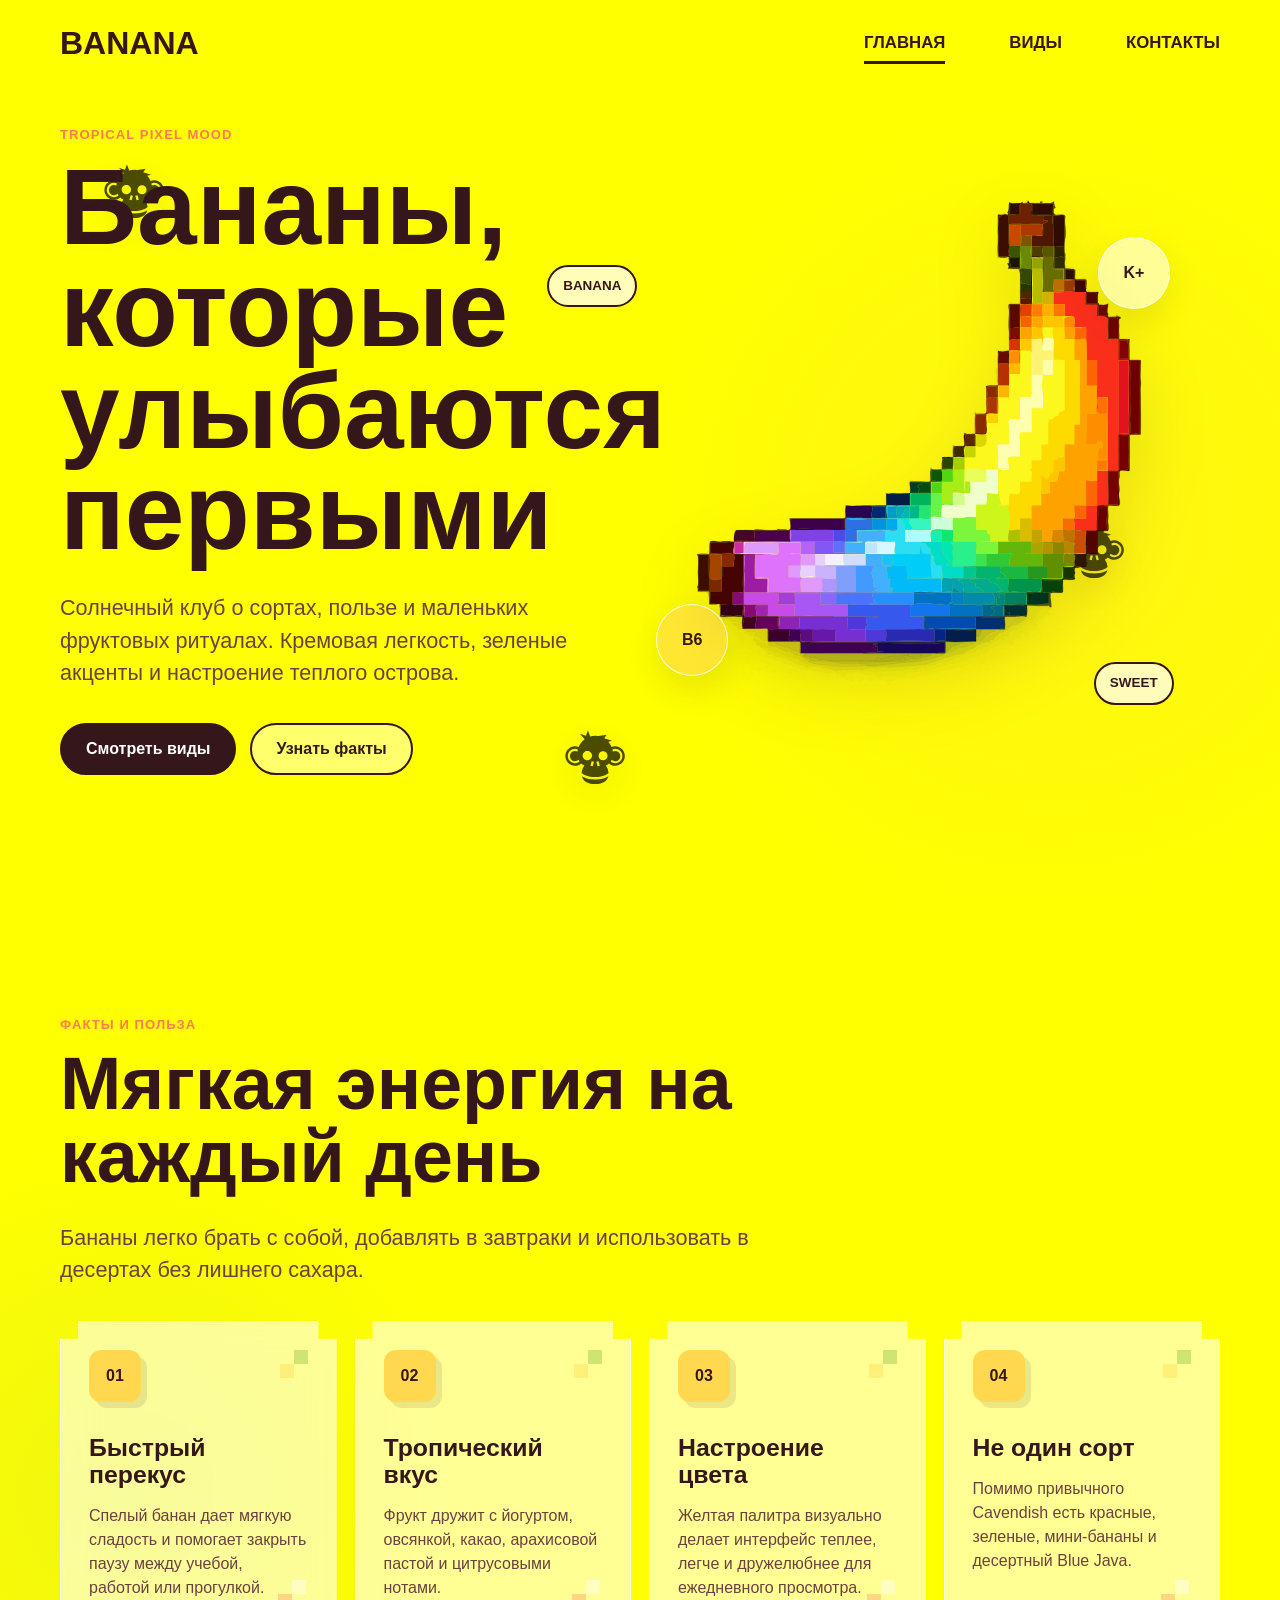
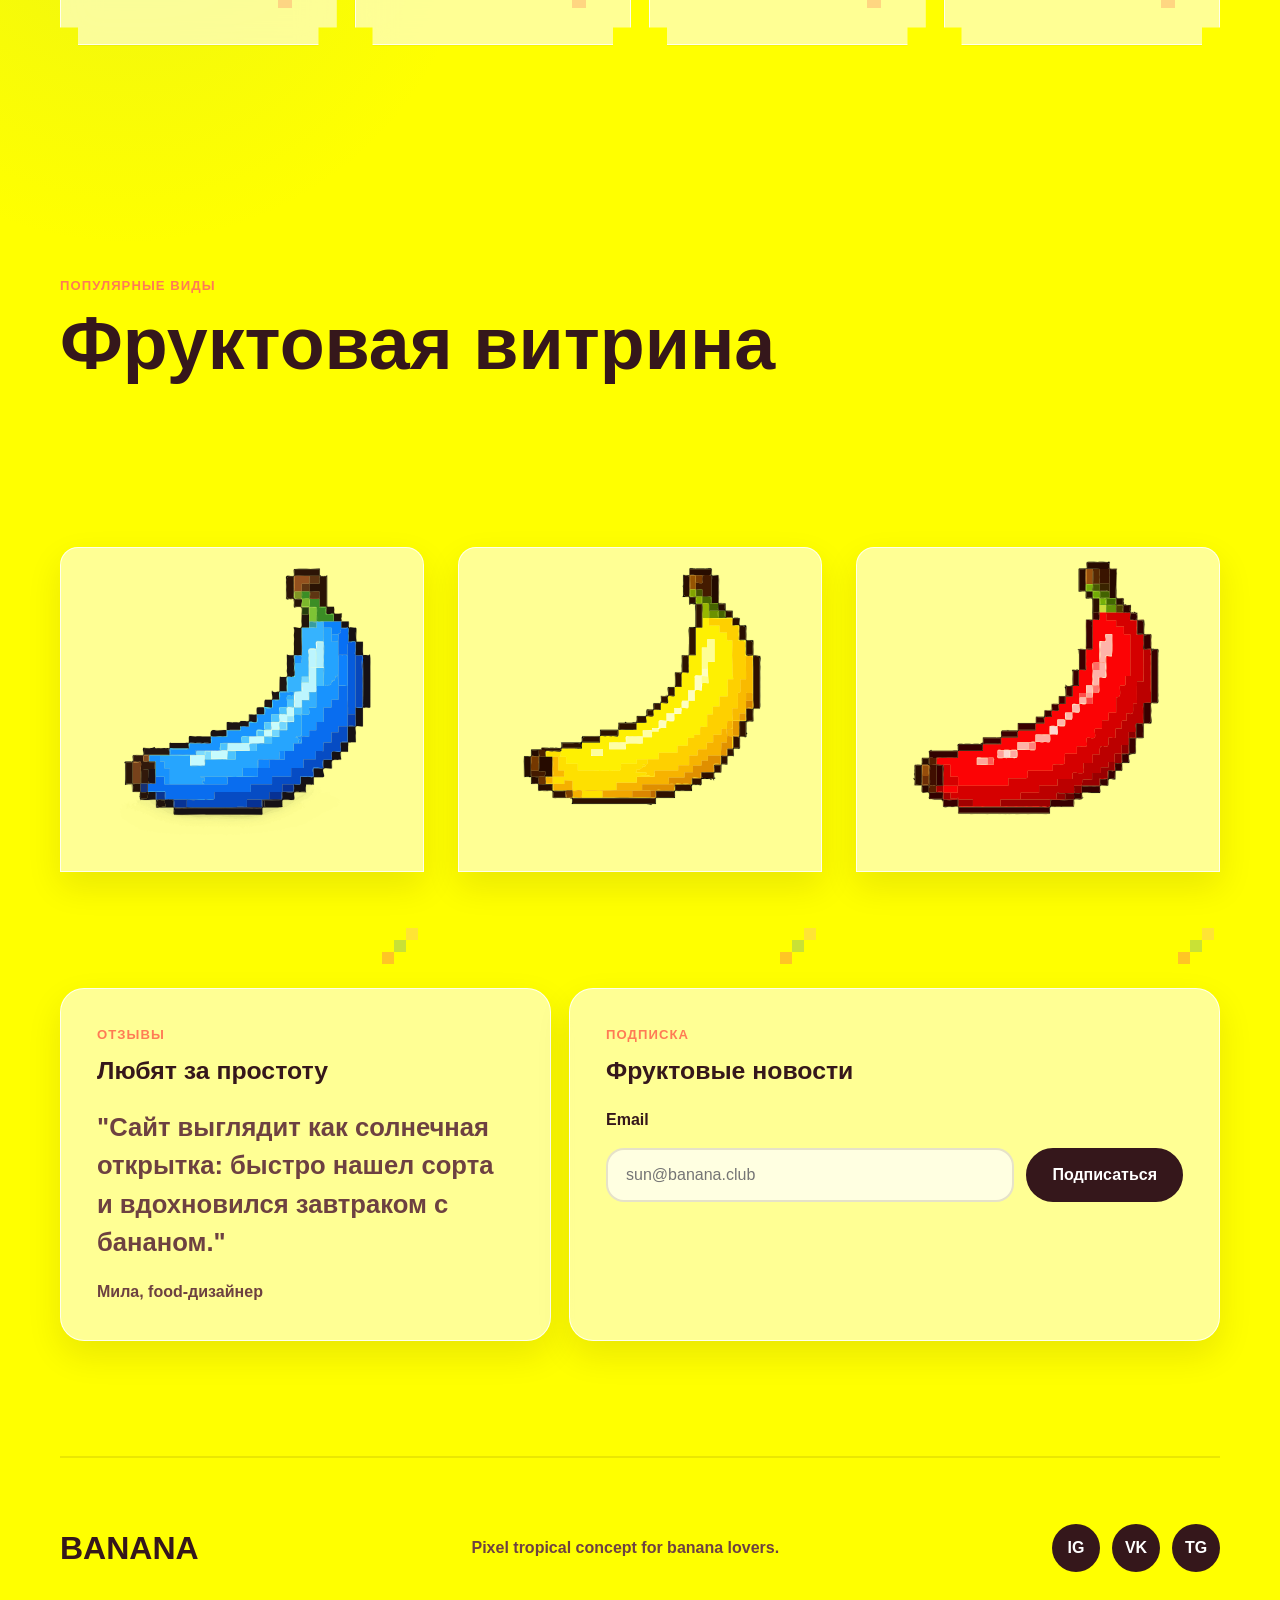
<file: index.html>
<!DOCTYPE html>
<html lang="ru">
<head>
  <meta charset="UTF-8">
  <meta name="viewport" content="width=device-width, initial-scale=1.0">
  <meta name="description" content="Banana Pixel Club - яркий тропический сайт о бананах, сортах, пользе и фруктовом настроении.">
  <title>Banana Pixel Club | Главная</title>
  <link rel="stylesheet" href="css/style.css">
</head>
<body class="page">
  <div class="background" aria-hidden="true">
    <span class="background__pixel background__pixel--one"></span>
    <span class="background__pixel background__pixel--two"></span>
    <span class="background__pixel background__pixel--three"></span>
  </div>

  <header class="header">
    <a class="header__logo" href="index.html" aria-label="Banana Pixel Club">BANANA</a>
    <nav class="header__nav" aria-label="Основная навигация">
      <a class="header__link header__link--active" href="index.html">Главная</a>
      <a class="header__link" href="bananas.html">Виды</a>
      <a class="header__link" href="contacts.html">Контакты</a>
    </nav>
    <button class="header__toggle" type="button" aria-label="Открыть меню" aria-expanded="false">
      <span class="header__toggle-line"></span>
      <span class="header__toggle-line"></span>
      <span class="header__toggle-line"></span>
    </button>
  </header>

  <main>
    <section class="hero section" id="home">
      <div class="hero__content" data-animate>
        <p class="section__eyebrow">Tropical pixel mood</p>
        <h1 class="hero__title">Бананы, которые улыбаются первыми</h1>
        <p class="hero__text">Солнечный клуб о сортах, пользе и маленьких фруктовых ритуалах. Кремовая легкость, зеленые акценты и настроение теплого острова.</p>
        <div class="hero__actions">
          <a class="button button--primary" href="bananas.html">Смотреть виды</a>
          <a class="button button--ghost" href="#facts">Узнать факты</a>
        </div>
      </div>
      <div class="hero__visual" data-animate data-parallax="0.035">
        <img class="hero__image" src="images/banana/banana-hero.svg" alt="Пиксельная связка бананов на зеленом круге">
        <span class="hero__bubble hero__bubble--top">K+</span>
        <span class="hero__bubble hero__bubble--bottom">B6</span>
      </div>
      <div class="floaters" aria-hidden="true">
        <span class="floaters__item floaters__item--one">banana</span>
        <span class="floaters__item floaters__item--two">sweet</span>
      </div>
    </section>

    <section class="facts section" id="facts">
      <div class="section__header" data-animate>
        <p class="section__eyebrow">Факты и польза</p>
        <h2 class="section__title">Мягкая энергия на каждый день</h2>
        <p class="section__lead">Бананы легко брать с собой, добавлять в завтраки и использовать в десертах без лишнего сахара.</p>
      </div>
      <div class="facts__grid">
        <article class="facts__item glass-card" data-animate>
          <span class="facts__icon">01</span>
          <h3 class="facts__title">Быстрый перекус</h3>
          <p class="facts__text">Спелый банан дает мягкую сладость и помогает закрыть паузу между учебой, работой или прогулкой.</p>
        </article>
        <article class="facts__item glass-card" data-animate>
          <span class="facts__icon">02</span>
          <h3 class="facts__title">Тропический вкус</h3>
          <p class="facts__text">Фрукт дружит с йогуртом, овсянкой, какао, арахисовой пастой и цитрусовыми нотами.</p>
        </article>
        <article class="facts__item glass-card" data-animate>
          <span class="facts__icon">03</span>
          <h3 class="facts__title">Настроение цвета</h3>
          <p class="facts__text">Желтая палитра визуально делает интерфейс теплее, легче и дружелюбнее для ежедневного просмотра.</p>
        </article>
        <article class="facts__item glass-card" data-animate>
          <span class="facts__icon">04</span>
          <h3 class="facts__title">Не один сорт</h3>
          <p class="facts__text">Помимо привычного Cavendish есть красные, зеленые, мини-бананы и десертный Blue Java.</p>
        </article>
      </div>
    </section>

    <section class="showcase section">
      <div class="section__header" data-animate>
        <p class="section__eyebrow">Популярные виды</p>
        <h2 class="section__title">Фруктовая витрина</h2>
      </div>
      <div class="showcase__grid">
        <article class="banana-card banana-card--showcase" data-animate>
          <img class="banana-card__image" src="images/banana/banana-cavendish.svg" alt="Банан Cavendish">
          <div class="banana-card__body">
            <h3 class="banana-card__title">Cavendish</h3>
            <p class="banana-card__text">Классический сладкий сорт для смузи, перекусов и бананового хлеба.</p>
          </div>
        </article>
        <article class="banana-card banana-card--showcase" data-animate>
          <img class="banana-card__image" src="images/banana/banana-red.svg" alt="Красный банан">
          <div class="banana-card__body">
            <h3 class="banana-card__title">Red Banana</h3>
            <p class="banana-card__text">Насыщенный вкус с ягодной глубиной и теплым оранжевым оттенком мякоти.</p>
          </div>
        </article>
        <article class="banana-card banana-card--showcase" data-animate>
          <img class="banana-card__image" src="images/banana/banana-blue-java.svg" alt="Банан Blue Java">
          <div class="banana-card__body">
            <h3 class="banana-card__title">Blue Java</h3>
            <p class="banana-card__text">Десертный сорт с кремовой текстурой, который часто сравнивают с мороженым.</p>
          </div>
        </article>
      </div>

      <div class="home-grid">
        <section class="reviews glass-card" aria-labelledby="reviews-title" data-animate>
          <p class="section__eyebrow">Отзывы</p>
          <h2 class="reviews__title" id="reviews-title">Любят за простоту</h2>
          <blockquote class="reviews__quote">"Сайт выглядит как солнечная открытка: быстро нашел сорта и вдохновился завтраком с бананом."</blockquote>
          <p class="reviews__author">Мила, food-дизайнер</p>
        </section>
        <section class="subscribe glass-card" aria-labelledby="subscribe-title" data-animate>
          <p class="section__eyebrow">Подписка</p>
          <h2 class="subscribe__title" id="subscribe-title">Фруктовые новости</h2>
          <form class="form subscribe__form" data-form>
            <label class="form__label" for="subscribe-email">Email</label>
            <div class="form__row">
              <input class="form__input" id="subscribe-email" name="email" type="email" placeholder="sun@banana.club" required>
              <button class="button button--primary" type="submit">Подписаться</button>
            </div>
            <p class="form__status" role="status"></p>
          </form>
        </section>
      </div>
    </section>
  </main>

  <footer class="footer">
    <p class="footer__logo">BANANA</p>
    <p class="footer__text">Pixel tropical concept for banana lovers.</p>
    <div class="footer__socials" aria-label="Социальные сети">
      <a class="footer__social" href="contacts.html">IG</a>
      <a class="footer__social" href="contacts.html">VK</a>
      <a class="footer__social" href="contacts.html">TG</a>
    </div>
  </footer>

  <script src="js/main.js"></script>
</body>
</html>
</file>
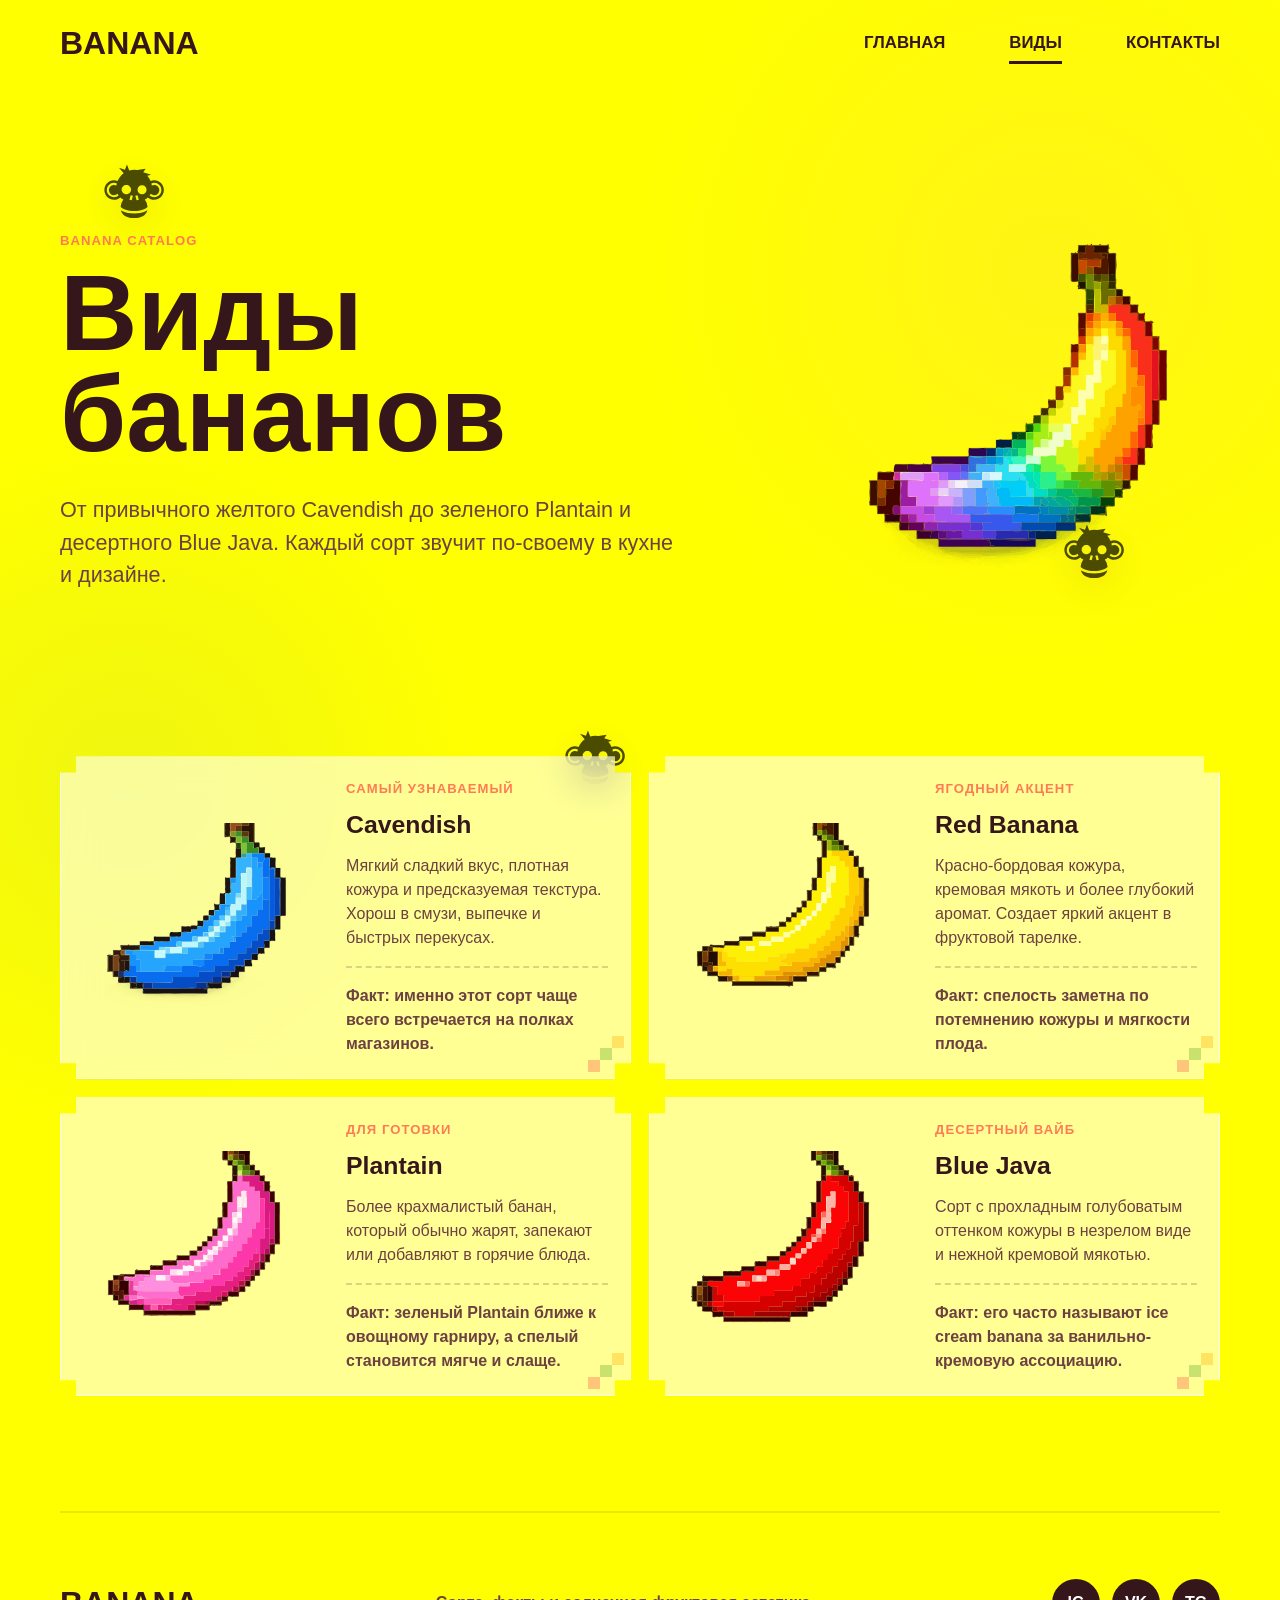
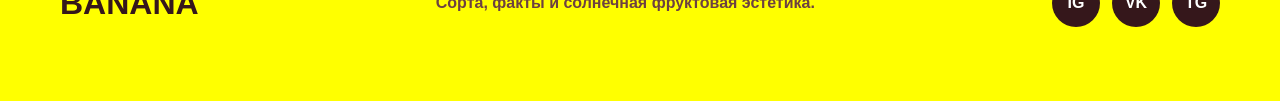
<file: bananas.html>
<!DOCTYPE html>
<html lang="ru">
<head>
  <meta charset="UTF-8">
  <meta name="viewport" content="width=device-width, initial-scale=1.0">
  <meta name="description" content="Виды бананов: Cavendish, Red Banana, Plantain, Blue Java и мини-бананы.">
  <title>Banana Pixel Club | Виды бананов</title>
  <link rel="stylesheet" href="css/style.css">
</head>
<body class="page">
  <div class="background" aria-hidden="true">
    <span class="background__pixel background__pixel--one"></span>
    <span class="background__pixel background__pixel--two"></span>
    <span class="background__pixel background__pixel--three"></span>
  </div>

  <header class="header">
    <a class="header__logo" href="index.html" aria-label="Banana Pixel Club">BANANA</a>
    <nav class="header__nav" aria-label="Основная навигация">
      <a class="header__link" href="index.html">Главная</a>
      <a class="header__link header__link--active" href="bananas.html">Виды</a>
      <a class="header__link" href="contacts.html">Контакты</a>
    </nav>
    <button class="header__toggle" type="button" aria-label="Открыть меню" aria-expanded="false">
      <span class="header__toggle-line"></span>
      <span class="header__toggle-line"></span>
      <span class="header__toggle-line"></span>
    </button>
  </header>

  <main>
    <section class="page-hero section">
      <div class="page-hero__content" data-animate>
        <p class="section__eyebrow">Banana catalog</p>
        <h1 class="page-hero__title">Виды бананов</h1>
        <p class="page-hero__text">От привычного желтого Cavendish до зеленого Plantain и десертного Blue Java. Каждый сорт звучит по-своему в кухне и дизайне.</p>
      </div>
      <img class="page-hero__image" src="images/banana/banana-hero.svg" alt="Пиксельная связка бананов" data-animate data-parallax="0.025">
    </section>

    <section class="catalog section">
      <div class="catalog__grid">
        <article class="banana-card banana-card--large" data-animate>
          <img class="banana-card__image" src="images/banana/banana-cavendish.svg" alt="Банан Cavendish">
          <div class="banana-card__body">
            <p class="banana-card__tag">Самый узнаваемый</p>
            <h2 class="banana-card__title">Cavendish</h2>
            <p class="banana-card__text">Мягкий сладкий вкус, плотная кожура и предсказуемая текстура. Хорош в смузи, выпечке и быстрых перекусах.</p>
            <p class="banana-card__fact">Факт: именно этот сорт чаще всего встречается на полках магазинов.</p>
          </div>
        </article>
        <article class="banana-card banana-card--large" data-animate>
          <img class="banana-card__image" src="images/banana/banana-red.svg" alt="Красный банан">
          <div class="banana-card__body">
            <p class="banana-card__tag">Ягодный акцент</p>
            <h2 class="banana-card__title">Red Banana</h2>
            <p class="banana-card__text">Красно-бордовая кожура, кремовая мякоть и более глубокий аромат. Создает яркий акцент в фруктовой тарелке.</p>
            <p class="banana-card__fact">Факт: спелость заметна по потемнению кожуры и мягкости плода.</p>
          </div>
        </article>
        <article class="banana-card banana-card--large" data-animate>
          <img class="banana-card__image" src="images/banana/banana-plantain.svg" alt="Плантан">
          <div class="banana-card__body">
            <p class="banana-card__tag">Для готовки</p>
            <h2 class="banana-card__title">Plantain</h2>
            <p class="banana-card__text">Более крахмалистый банан, который обычно жарят, запекают или добавляют в горячие блюда.</p>
            <p class="banana-card__fact">Факт: зеленый Plantain ближе к овощному гарниру, а спелый становится мягче и слаще.</p>
          </div>
        </article>
        <article class="banana-card banana-card--large" data-animate>
          <img class="banana-card__image" src="images/banana/banana-blue-java.svg" alt="Банан Blue Java">
          <div class="banana-card__body">
            <p class="banana-card__tag">Десертный вайб</p>
            <h2 class="banana-card__title">Blue Java</h2>
            <p class="banana-card__text">Сорт с прохладным голубоватым оттенком кожуры в незрелом виде и нежной кремовой мякотью.</p>
            <p class="banana-card__fact">Факт: его часто называют ice cream banana за ванильно-кремовую ассоциацию.</p>
          </div>
        </article>
      </div>
    </section>
  </main>

  <footer class="footer">
    <p class="footer__logo">BANANA</p>
    <p class="footer__text">Сорта, факты и солнечная фруктовая эстетика.</p>
    <div class="footer__socials" aria-label="Социальные сети">
      <a class="footer__social" href="contacts.html">IG</a>
      <a class="footer__social" href="contacts.html">VK</a>
      <a class="footer__social" href="contacts.html">TG</a>
    </div>
  </footer>

  <script src="js/main.js"></script>
</body>
</html>
</file>
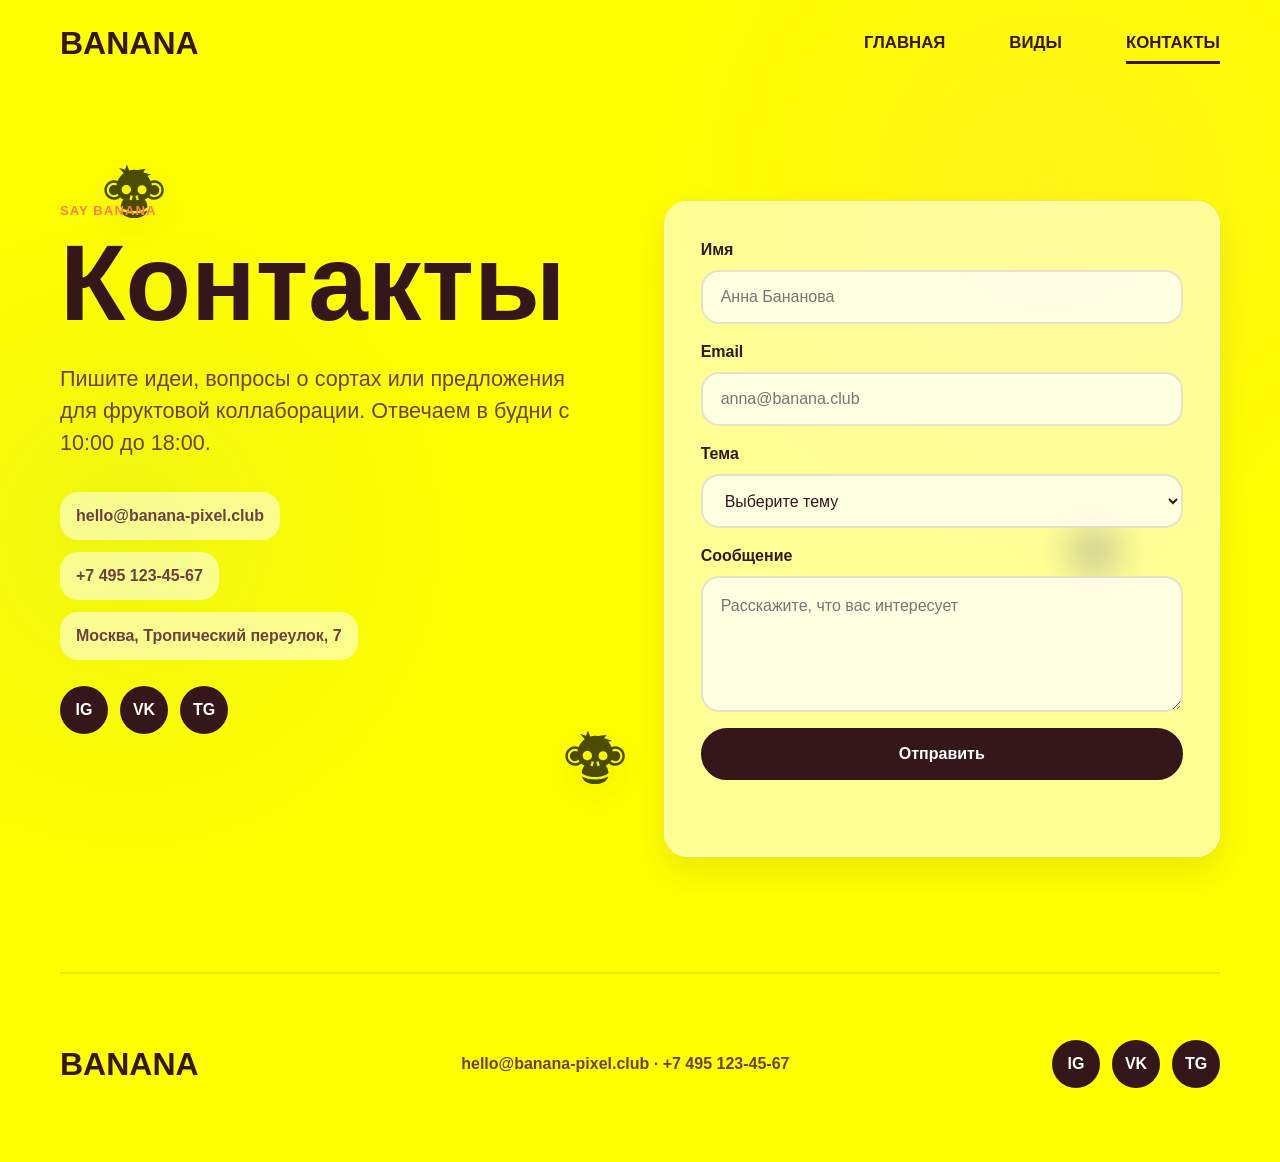
<file: contacts.html>
<!DOCTYPE html>
<html lang="ru">
<head>
  <meta charset="UTF-8">
  <meta name="viewport" content="width=device-width, initial-scale=1.0">
  <meta name="description" content="Контакты Banana Pixel Club: форма связи, email, телефон, соцсети и карта.">
  <title>Banana Pixel Club | Контакты</title>
  <link rel="stylesheet" href="css/style.css">
</head>
<body class="page">
  <div class="background" aria-hidden="true">
    <span class="background__pixel background__pixel--one"></span>
    <span class="background__pixel background__pixel--two"></span>
    <span class="background__pixel background__pixel--three"></span>
  </div>

  <header class="header">
    <a class="header__logo" href="index.html" aria-label="Banana Pixel Club">BANANA</a>
    <nav class="header__nav" aria-label="Основная навигация">
      <a class="header__link" href="index.html">Главная</a>
      <a class="header__link" href="bananas.html">Виды</a>
      <a class="header__link header__link--active" href="contacts.html">Контакты</a>
    </nav>
    <button class="header__toggle" type="button" aria-label="Открыть меню" aria-expanded="false">
      <span class="header__toggle-line"></span>
      <span class="header__toggle-line"></span>
      <span class="header__toggle-line"></span>
    </button>
  </header>

  <main>
    <section class="contacts section">
      <div class="contacts__intro" data-animate>
        <p class="section__eyebrow">Say banana</p>
        <h1 class="contacts__title">Контакты</h1>
        <p class="contacts__text">Пишите идеи, вопросы о сортах или предложения для фруктовой коллаборации. Отвечаем в будни с 10:00 до 18:00.</p>
        <div class="contacts__list">
          <a class="contacts__link" href="mailto:hello@banana-pixel.club">hello@banana-pixel.club</a>
          <a class="contacts__link" href="tel:+74951234567">+7 495 123-45-67</a>
          <span class="contacts__link">Москва, Тропический переулок, 7</span>
        </div>
        <div class="contacts__socials" aria-label="Социальные сети">
          <a class="contacts__social" href="https://www.instagram.com/" target="_blank" rel="noreferrer">IG</a>
          <a class="contacts__social" href="https://vk.com/" target="_blank" rel="noreferrer">VK</a>
          <a class="contacts__social" href="https://t.me/" target="_blank" rel="noreferrer">TG</a>
        </div>
      </div>

      <form class="form contacts__form glass-card" data-form data-animate>
        <div class="form__group">
          <label class="form__label" for="name">Имя</label>
          <input class="form__input" id="name" name="name" type="text" placeholder="Анна Бананова" required>
        </div>
        <div class="form__group">
          <label class="form__label" for="email">Email</label>
          <input class="form__input" id="email" name="email" type="email" placeholder="anna@banana.club" required>
        </div>
        <div class="form__group">
          <label class="form__label" for="topic">Тема</label>
          <select class="form__input" id="topic" name="topic" required>
            <option value="">Выберите тему</option>
            <option value="sorts">Виды бананов</option>
            <option value="design">Дизайн и партнерство</option>
            <option value="event">Тропическое событие</option>
          </select>
        </div>
        <div class="form__group">
          <label class="form__label" for="message">Сообщение</label>
          <textarea class="form__input form__textarea" id="message" name="message" placeholder="Расскажите, что вас интересует" required></textarea>
        </div>
        <button class="button button--primary" type="submit">Отправить</button>
        <p class="form__status" role="status"></p>
      </form>
    </section>
  </main>

  <footer class="footer">
    <p class="footer__logo">BANANA</p>
    <p class="footer__text">hello@banana-pixel.club · +7 495 123-45-67</p>
    <div class="footer__socials" aria-label="Социальные сети">
      <a class="footer__social" href="https://www.instagram.com/" target="_blank" rel="noreferrer">IG</a>
      <a class="footer__social" href="https://vk.com/" target="_blank" rel="noreferrer">VK</a>
      <a class="footer__social" href="https://t.me/" target="_blank" rel="noreferrer">TG</a>
    </div>
  </footer>

  <script src="js/main.js"></script>
</body>
</html>
</file>
<file: css/style.css>
@import url("./base/variables.css");
@import url("./base/reset.css");
@import url("./base/animations.css");

@import url("./blocks/background.css");
@import url("./blocks/header.css");
@import url("./blocks/section.css");
@import url("./blocks/button.css");
@import url("./blocks/glass-card.css");
@import url("./blocks/banana-card.css");
@import url("./blocks/form.css");
@import url("./blocks/footer.css");

@import url("./pages/home.css");
@import url("./pages/catalog.css");
@import url("./pages/contacts.css");
@import url("./pages/adaptive.css");
</file>
